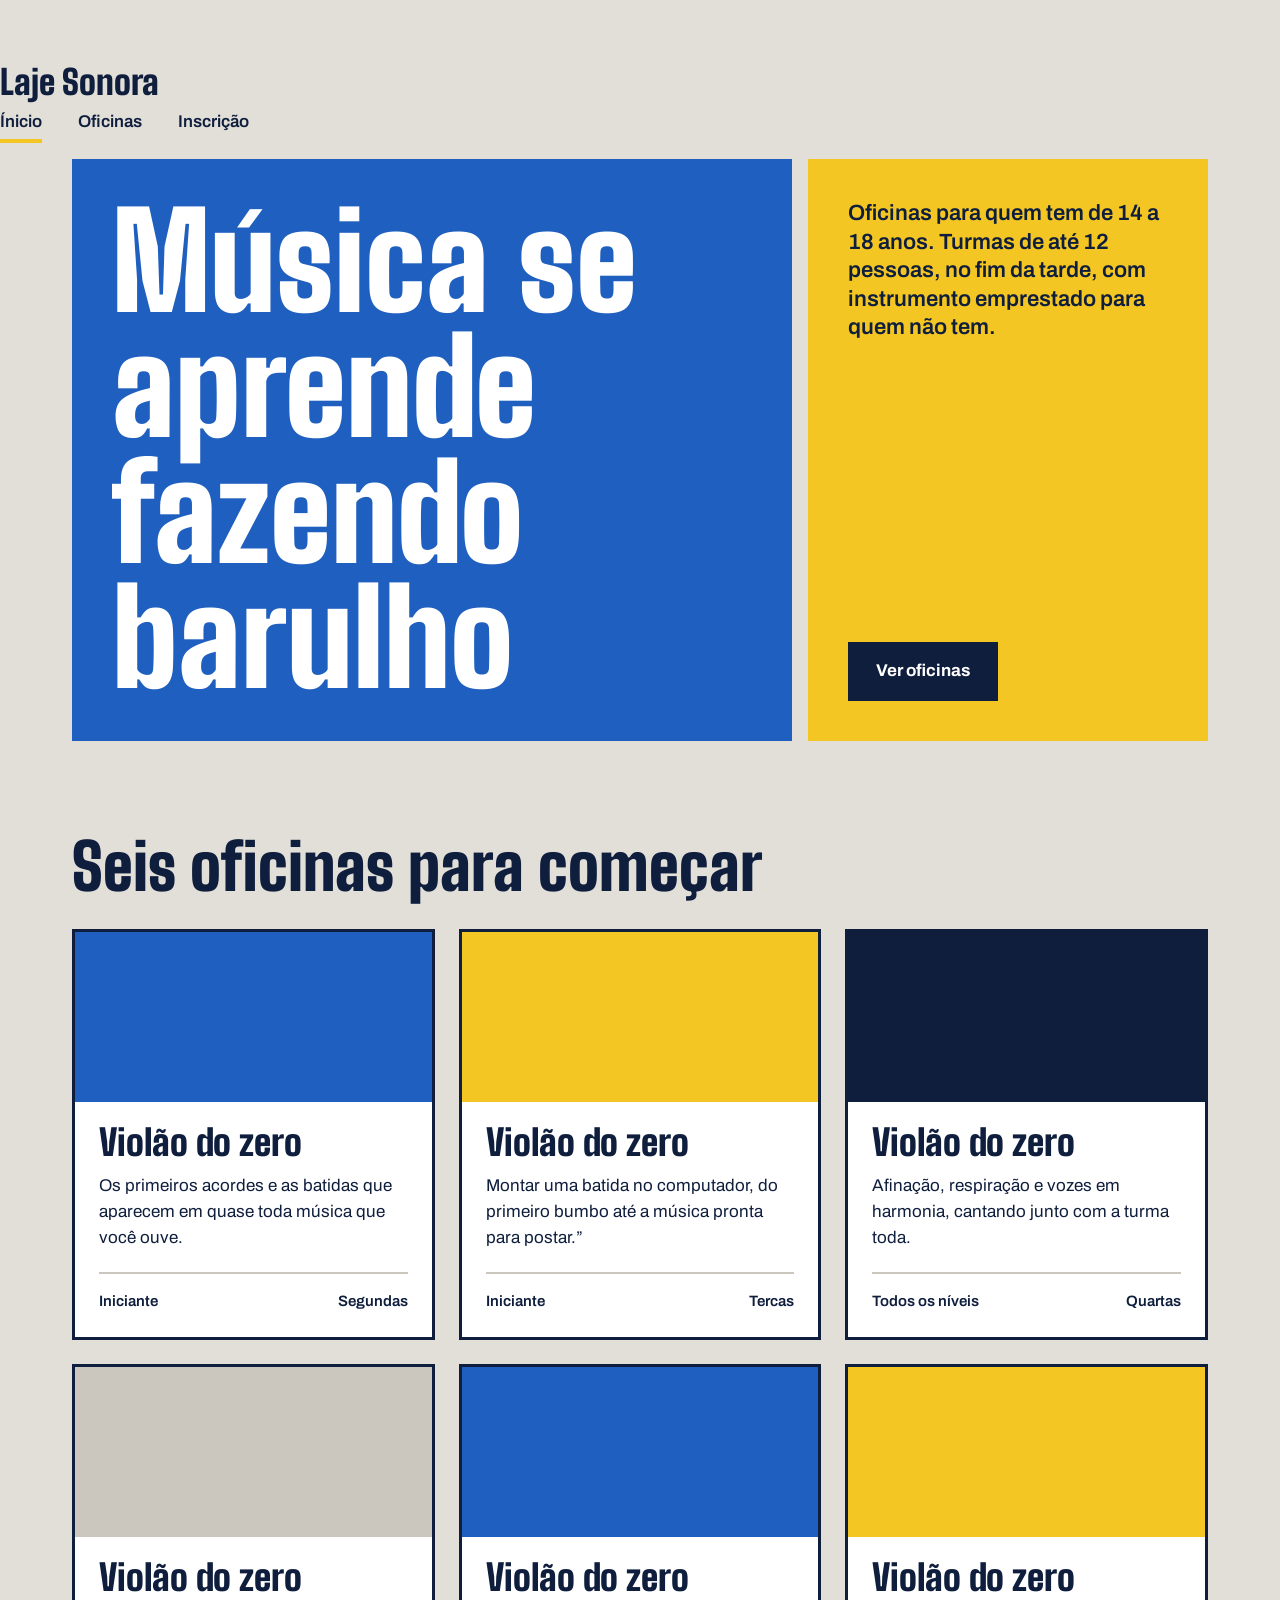
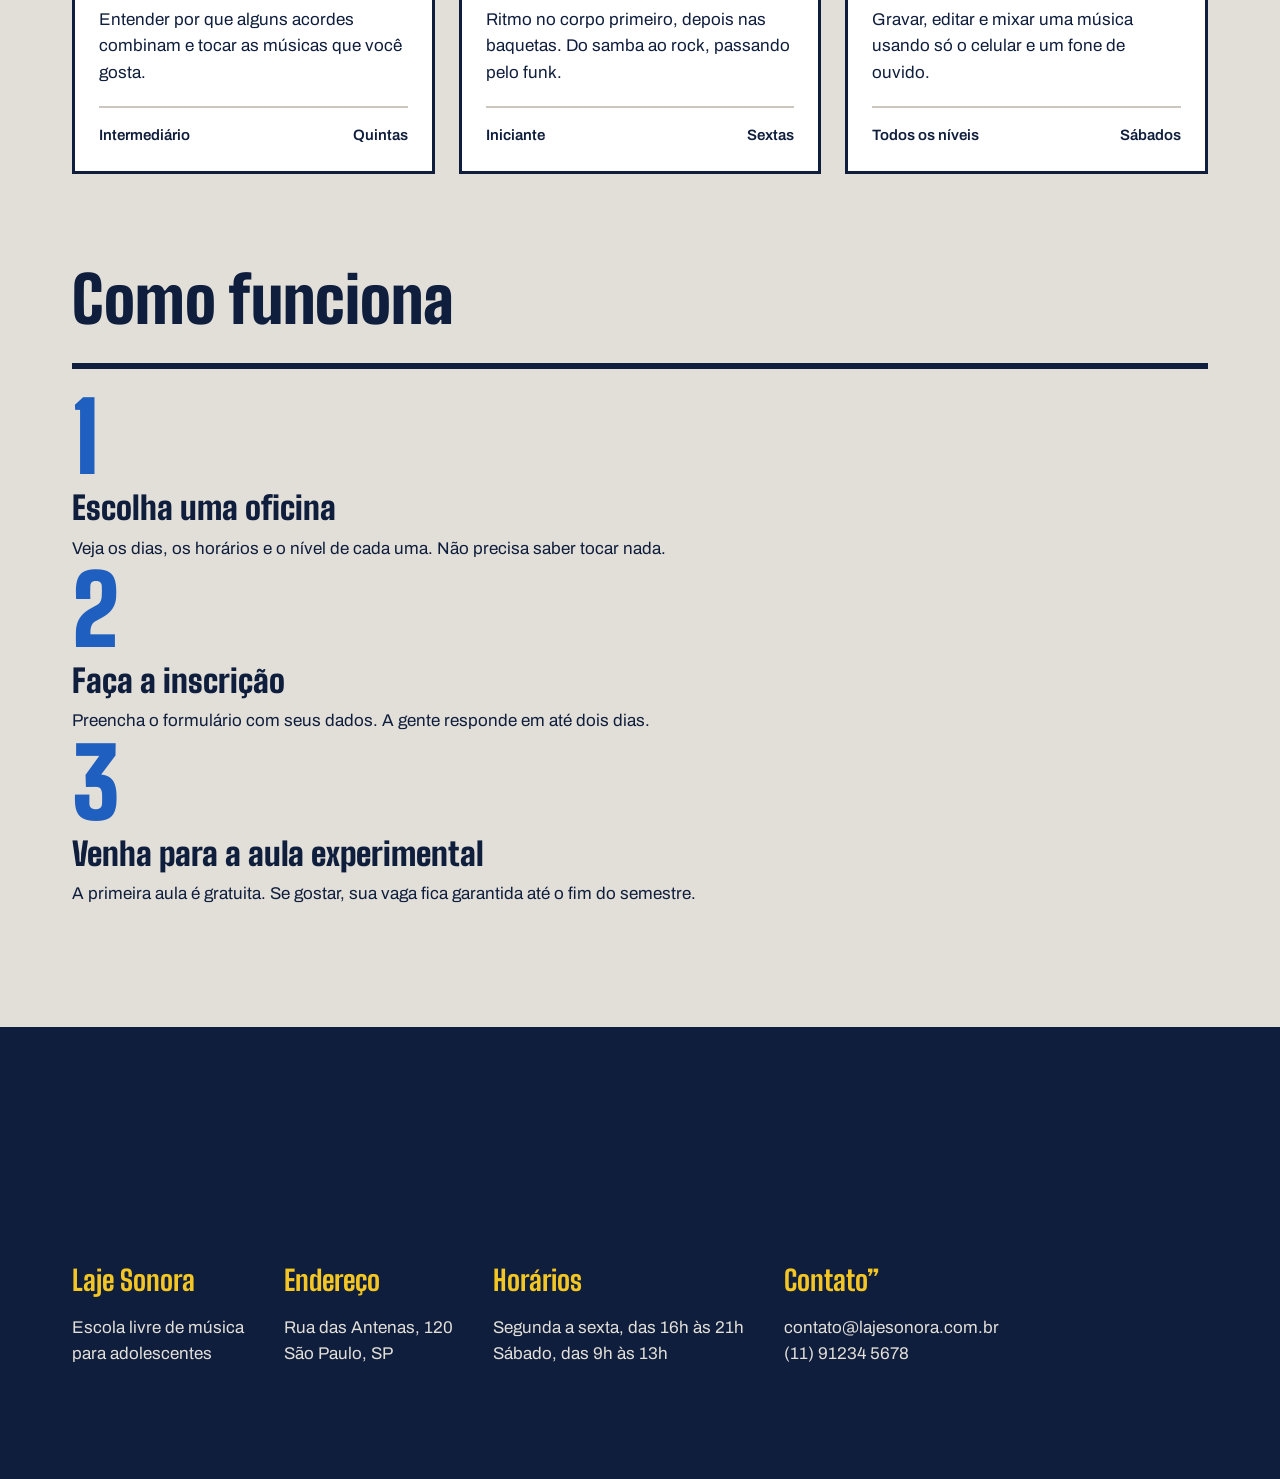
<file: index.html>
<!DOCTYPE html>
<html lang="pr-br">
<head>
    <meta charset="UTF-8">
    <meta name="viewport" content="width=device-width, initial-scale=1.0">
    <link rel="preconnect" href="https://fonts.googleapis.com">
    <link rel="preconnect" href="https://fonts.gstatic.com" crossorigin>
    <link href="https://fonts.googleapis.com/css2?family=Archivo:ital,wght@0,100..900;1,100..900&family=Big+Shoulders:opsz,wght@10..72,100..900&display=swap" rel="stylesheet">
    <link rel="stylesheet" href="index.css">
    <title>Laje Sonora</title>
</head>
<body>
    <header class="conteudo topo"></header>
    <a href="./index.html" class="logo">Laje Sonora</a>
    <nav class="menu">
        <a href="./index.html" class="atual">Ínicio</a>
        <a href="./inscricao.html">Oficinas</a>
        <a href="./oficina.html">Inscrição</a>
    </nav>   
    </header>

    <main>
        <section class="conteudo cartazes">
            <div class="cartaz cartaz-principal">
                <h1>Música se aprende fazendo barulho</h1>
            </div>
            <div class="cartaz cartaz-lateral">
                <p>Oficinas para quem tem de 14 a 18 anos. Turmas de até 12 pessoas, no fim da tarde, com instrumento emprestado para quem não tem.</p>
                <a href="./oficina.html" class="botao">Ver oficinas</a>
            </div>
        </section>

        <section class="conteudo secao">
            <h2 class="titulo-secao">Seis oficinas para começar</h2>
            <div class="cards">
                <article class="card">
                    <div class="foto foto-azul"></div>
                    <div class="card-texto">
                        <h3>Violão do zero</h3>
                        <p>Os primeiros acordes e as batidas que aparecem em quase toda música que você ouve.</p>
                        <div class="card-info">
                            <span>Iniciante</span>
                            <span>Segundas</span>
                        </div>
                    </div>
                </article>

                <article class="card">
                    <div class="foto foto-amarela"></div>
                    <div class="card-texto">
                        <h3>Violão do zero</h3>
                        <p>Montar uma batida no computador, do primeiro bumbo até a música pronta para postar.”</p>
                        <div class="card-info">
                            <span>Iniciante</span>
                            <span>Tercas</span>
                        </div>
                    </div>
                </article>

                <article class="card">
                    <div class="foto foto-tinta"></div>
                    <div class="card-texto">
                        <h3>Violão do zero</h3>
                        <p>Afinação, respiração e vozes em harmonia, cantando junto com a turma toda.</p>
                        <div class="card-info">
                            <span>Todos os níveis</span>
                            <span>Quartas</span>
                        </div>
                    </div>
                </article>

                <article class="card">
                    <div class="foto foto"></div>
                    <div class="card-texto">
                        <h3>Violão do zero</h3>
                        <p>Entender por que alguns acordes combinam e tocar as músicas que você gosta.</p>
                        <div class="card-info">
                            <span>Intermediário</span>
                            <span>Quintas</span>
                        </div>
                    </div>
                </article>

                <article class="card">
                    <div class="foto foto-azul"></div>
                    <div class="card-texto">
                        <h3>Violão do zero</h3>
                        <p>Ritmo no corpo primeiro, depois nas baquetas. Do samba ao rock, passando pelo funk.</p>
                        <div class="card-info">
                            <span>Iniciante</span>
                            <span>Sextas</span>
                        </div>
                    </div>
                </article>

                <article class="card">
                    <div class="foto foto-amarela"></div>
                    <div class="card-texto">
                        <h3>Violão do zero</h3>
                        <p>Gravar, editar e mixar uma música usando só o celular e um fone de ouvido.</p>
                        <div class="card-info">
                            <span>Todos os níveis</span>
                            <span>Sábados</span>
                        </div>
                    </div>
                </article>
            </div>
        </section>

        <section class="conteudo secao">
            <h2 class="titulo-secao">Como funciona</h2>
            <div class="passos">
                <div class="passo">
                    <p class="passo-numero">1</p>
                    <h3>Escolha uma oficina</h3>
                    <p>Veja os dias, os horários e o nível de cada uma. Não precisa saber tocar nada.</p>

                    <p class="passo-numero">2</p>
                    <h3>Faça a inscrição</h3>
                    <p>Preencha o formulário com seus dados. A gente responde em até dois dias.</p>

                    <p class="passo-numero">3</p>
                    <h3>Venha para a aula experimental</h3>
                    <p>A primeira aula é gratuita. Se gostar, sua vaga fica garantida até o fim do semestre.</p>
                </div>
            </div>
        </section>


        
        
    </main>

    <footer class="rodape">
        <div class="conteudo rodape-colunas">
            <div class="rodape coluna">
                <h4>Laje Sonora</h4>
                <p>Escola livre de música <br> para adolescentes</p>
            </div>

            <div class="rodape coluna">
                <h4>Endereço</h4>
                <p>Rua das Antenas, 120<br>São Paulo, SP</p>
            </div>

            <div class="rodape coluna">
                <h4>Horários</h4>
                <p>Segunda a sexta, das 16h às 21h<br>Sábado, das 9h às 13h</p>
            </div>

            <div class="rodape coluna">
                <h4>Contato”</h4>
                <p>contato@lajesonora.com.br<br>(11) 91234 5678</p>
            </div>
        </div>
        
    </footer>
</body>
</html>
</file>
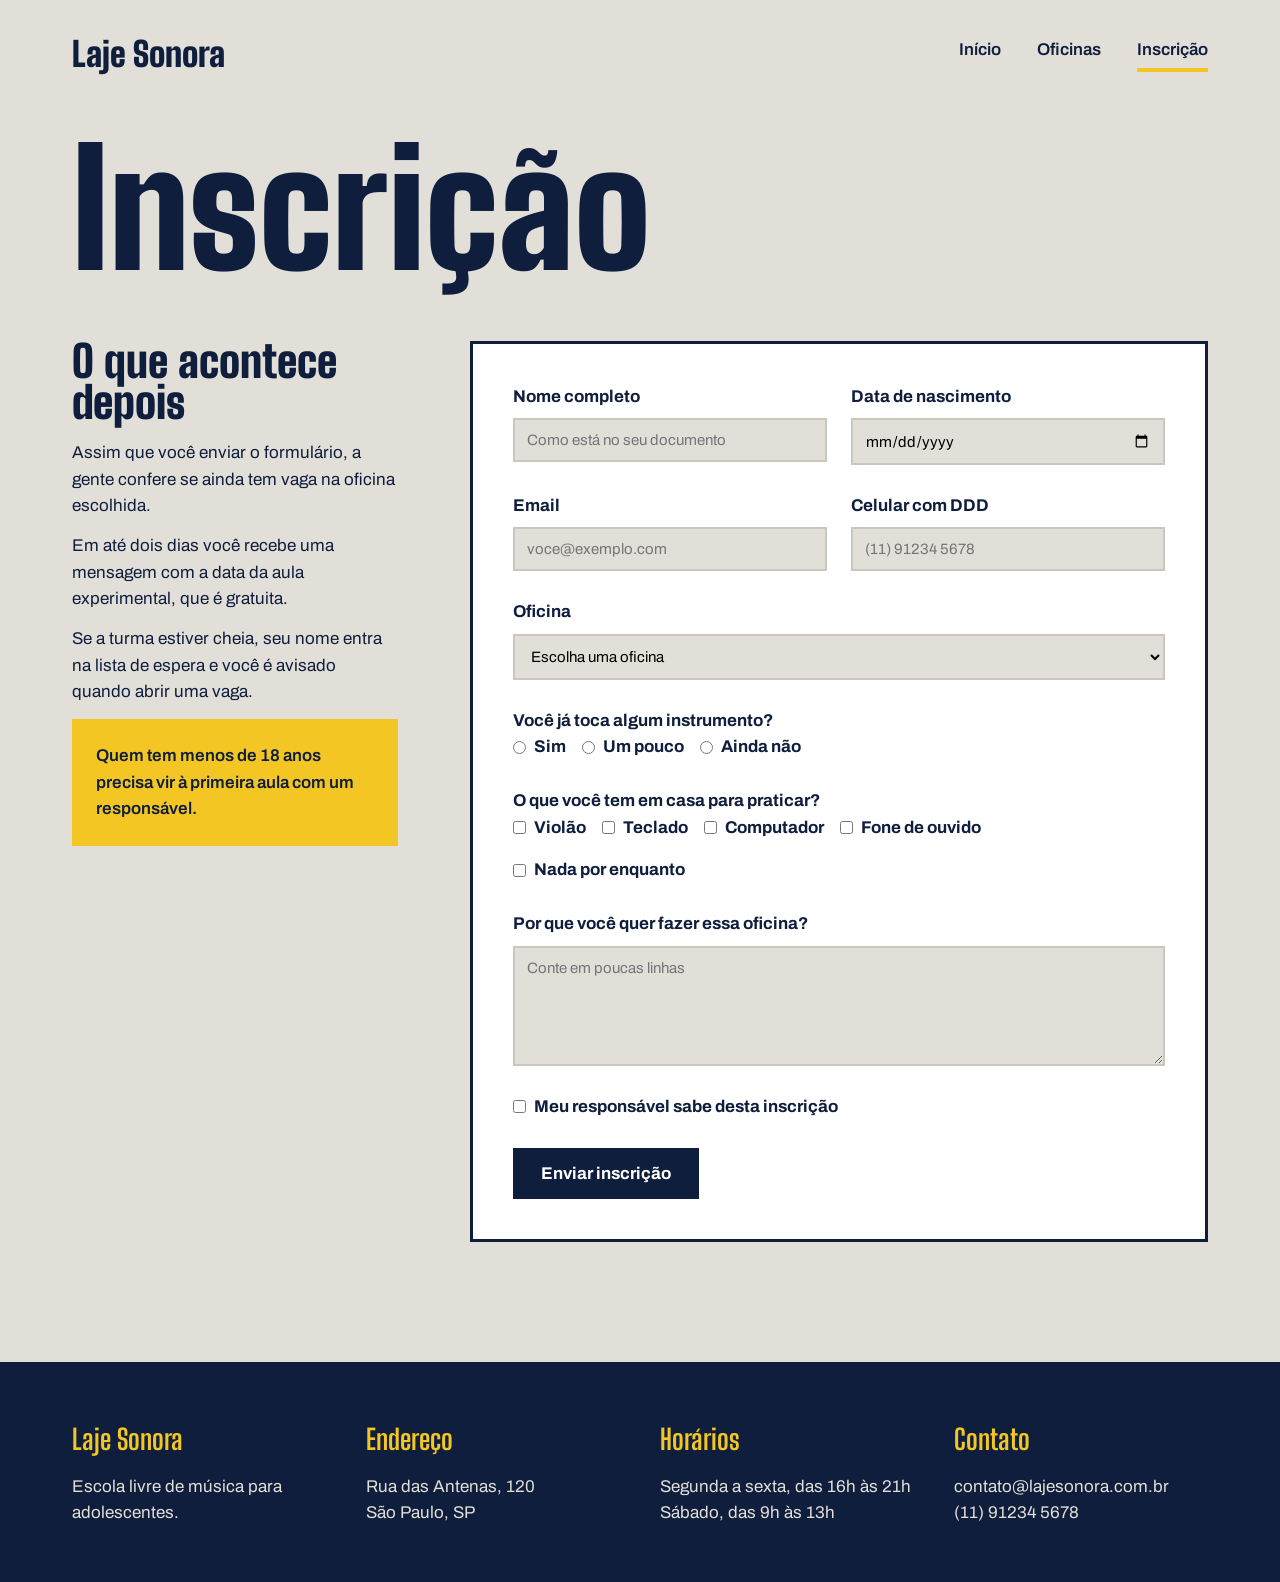
<file: inscricao.html>
<!DOCTYPE html>
<html lang="pt-BR">
<head>
    <meta charset="UTF-8">
    <meta name="viewport" content="width=device-width, initial-scale=1.0">
    <title>Laje Sonora | Inscrição</title>
    <link rel="preconnect" href="https://fonts.googleapis.com">
    <link rel="preconnect" href="https://fonts.gstatic.com" crossorigin>
    <link href="https://fonts.googleapis.com/css2?family=Archivo:ital,wght@0,100..900;1,100..900&family=Big+Shoulders+Display:wght@100..900&display=swap" rel="stylesheet">
    <link rel="stylesheet" href="inscricao.css">
</head>
<body>
    <header class="conteudo topo">
        <a href="index.html" class="logo">Laje Sonora</a>
        <nav class="menu">
            <a href="index.html">Início</a>
            <a href="oficinas.html">Oficinas</a>
            <a href="inscricao.html" class="atual">Inscrição</a>
        </nav>
    </header>

    <main class="conteudo">
        <h1 class="titulo-pagina">Inscrição</h1>
        <div class="inscricao">
            <section class="explicacao">
                <h2>O que acontece depois</h2>
                <p>Assim que você enviar o formulário, a gente confere se ainda tem vaga na oficina escolhida.</p>
                <p>Em até dois dias você recebe uma mensagem com a data da aula experimental, que é gratuita.</p>
                <p>Se a turma estiver cheia, seu nome entra na lista de espera e você é avisado quando abrir uma vaga.</p>
                <p class="aviso">Quem tem menos de 18 anos precisa vir à primeira aula com um responsável.</p>
            </section>

            <form class="formulario" action="#" method="post">
                <div class="linha">
                    <div class="campo">
                        <label for="nome">Nome completo</label>
                        <input type="text" id="nome" name="nome" placeholder="Como está no seu documento" required>
                    </div>
                    <div class="campo">
                        <label for="nascimento">Data de nascimento</label>
                        <input type="date" id="nascimento" name="nascimento" required>
                    </div>
                </div>

                <div class="linha">
                    <div class="campo">
                        <label for="email">Email</label>
                        <input type="email" id="email" name="email" placeholder="voce@exemplo.com" required>
                    </div>
                    <div class="campo">
                        <label for="telefone">Celular com DDD</label>
                        <input type="tel" id="telefone" name="telefone" placeholder="(11) 91234 5678" required>
                    </div>
                </div>

                <div class="campo">
                    <label for="oficina">Oficina</label>
                    <select id="oficina" name="oficina" required>
                        <option value="">Escolha uma oficina</option>
                        <option value="violao">Violão do zero</option>
                        <option value="beats">Produção de beats</option>
                        <option value="canto">Canto em grupo</option>
                        <option value="teclado">Teclado e harmonia</option>
                        <option value="bateria">Bateria e percussão</option>
                        <option value="gravacao">Gravação no celular</option>
                    </select>
                </div>

                <fieldset class="grupo">
                    <legend>Você já toca algum instrumento?</legend>
                    <div class="opcoes">
                        <div class="opcao">
                            <input type="radio" id="tocaSim" name="toca" value="sim">
                            <label for="tocaSim">Sim</label>
                        </div>
                        <div class="opcao">
                            <input type="radio" id="tocaPouco" name="toca" value="pouco">
                            <label for="tocaPouco">Um pouco</label>
                        </div>
                        <div class="opcao">
                            <input type="radio" id="tocaNao" name="toca" value="nao">
                            <label for="tocaNao">Ainda não</label>
                        </div>
                    </div>
                </fieldset>

                <fieldset class="grupo">
                    <legend>O que você tem em casa para praticar?</legend>
                    <div class="opcoes">
                        <div class="opcao">
                            <input type="checkbox" id="temViolao" name="tem" value="violao">
                            <label for="temViolao">Violão</label>
                        </div>
                        <div class="opcao">
                            <input type="checkbox" id="temTeclado" name="tem" value="teclado">
                            <label for="temTeclado">Teclado</label>
                        </div>
                        <div class="opcao">
                            <input type="checkbox" id="temComputador" name="tem" value="computador">
                            <label for="temComputador">Computador</label>
                        </div>
                        <div class="opcao">
                            <input type="checkbox" id="temFone" name="tem" value="fone">
                            <label for="temFone">Fone de ouvido</label>
                        </div>
                        <div class="opcao">
                            <input type="checkbox" id="temNada" name="tem" value="nada">
                            <label for="temNada">Nada por enquanto</label>
                        </div>
                    </div>
                </fieldset>

                <div class="campo">
                    <label for="motivo">Por que você quer fazer essa oficina?</label>
                    <textarea id="motivo" name="motivo" placeholder="Conte em poucas linhas"></textarea>
                </div>

                <div class="opcao">
                    <input type="checkbox" id="responsavel" name="responsavel" required>
                    <label for="responsavel">Meu responsável sabe desta inscrição</label>
                </div>

                <div>
                    <button class="botao" type="submit">Enviar inscrição</button>
                </div>
            </form>
        </div>
    </main>

    <footer class="rodape">
        <div class="conteudo rodape-colunas">
            <div class="rodape-coluna">
                <h4>Laje Sonora</h4>
                <p>Escola livre de música para adolescentes.</p>
            </div>
            <div class="rodape-coluna">
                <h4>Endereço</h4>
                <p>Rua das Antenas, 120<br>São Paulo, SP</p>
            </div>
            <div class="rodape-coluna">
                <h4>Horários</h4>
                <p>Segunda a sexta, das 16h às 21h<br>Sábado, das 9h às 13h</p>
            </div>
            <div class="rodape-coluna">
                <h4>Contato</h4>
                <p>contato@lajesonora.com.br<br>(11) 91234 5678</p>
            </div>
        </div>
    </footer>
</body>
</html>
</file>
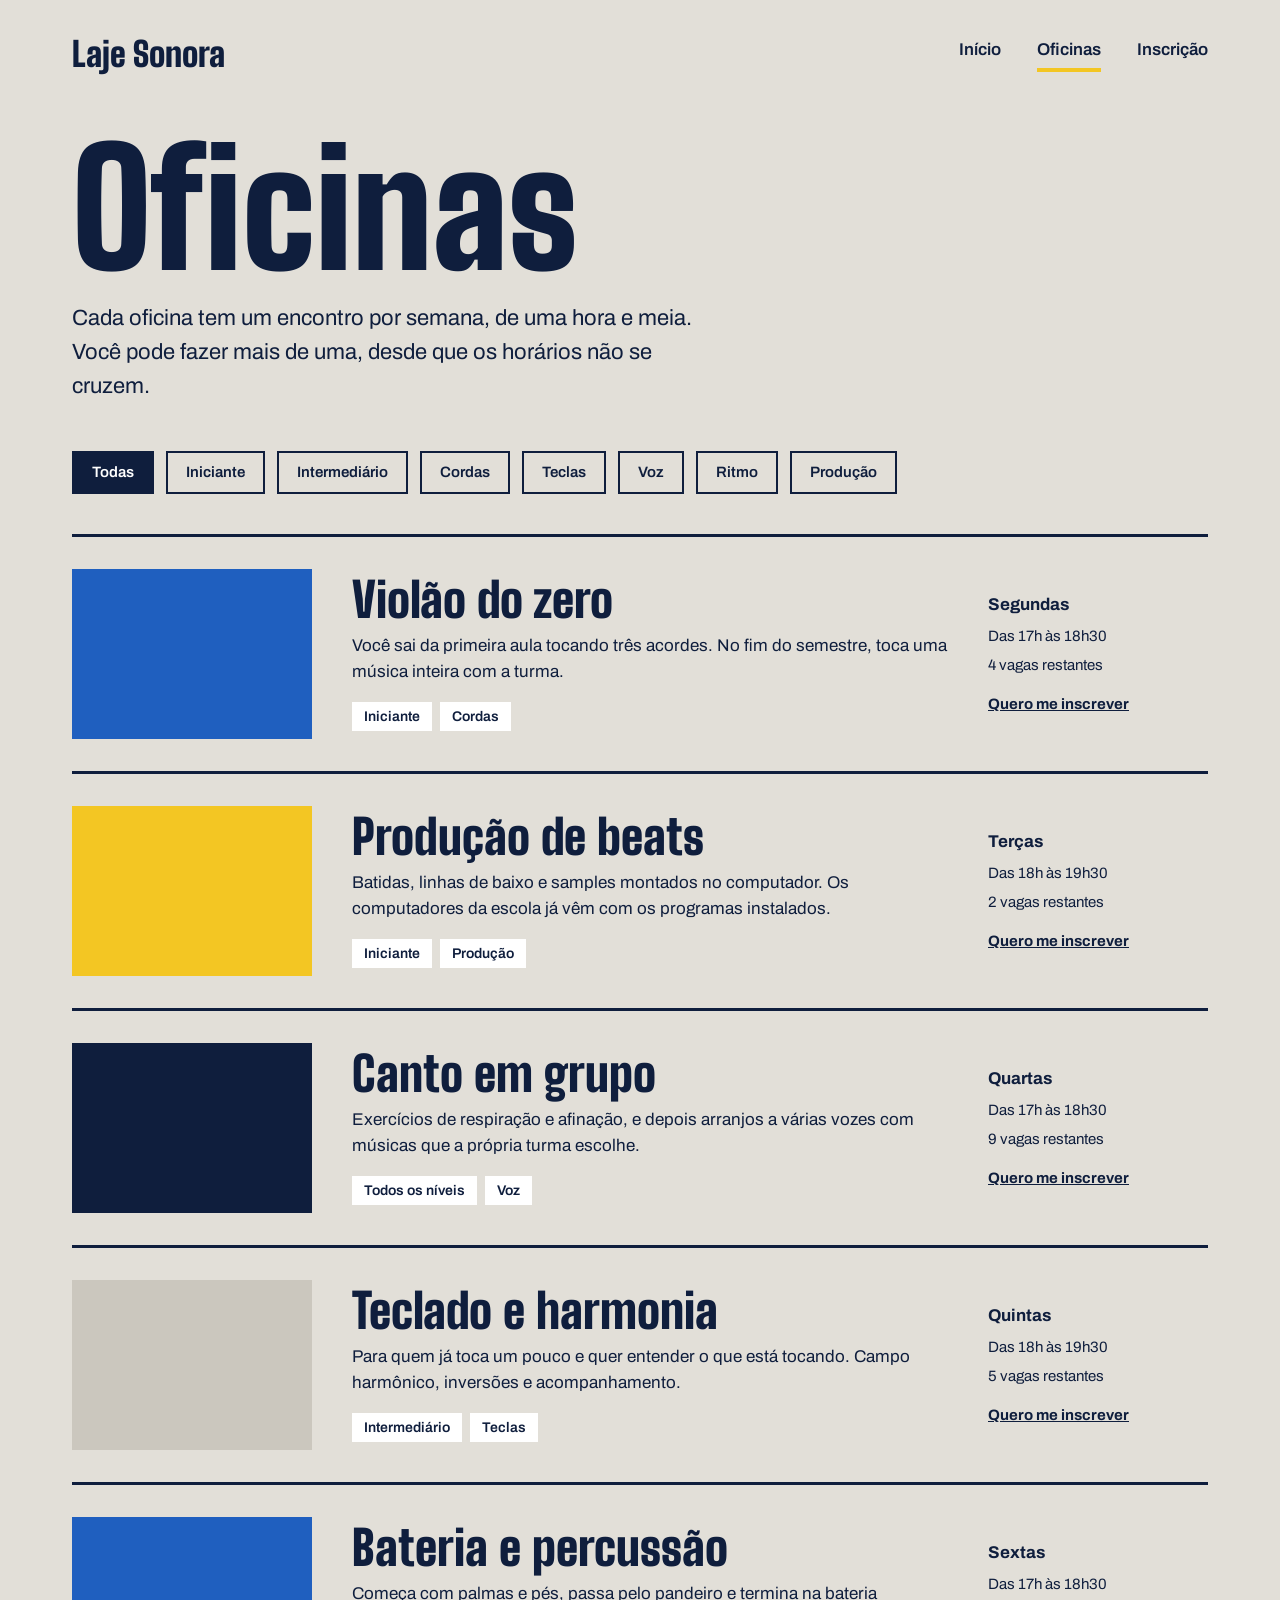
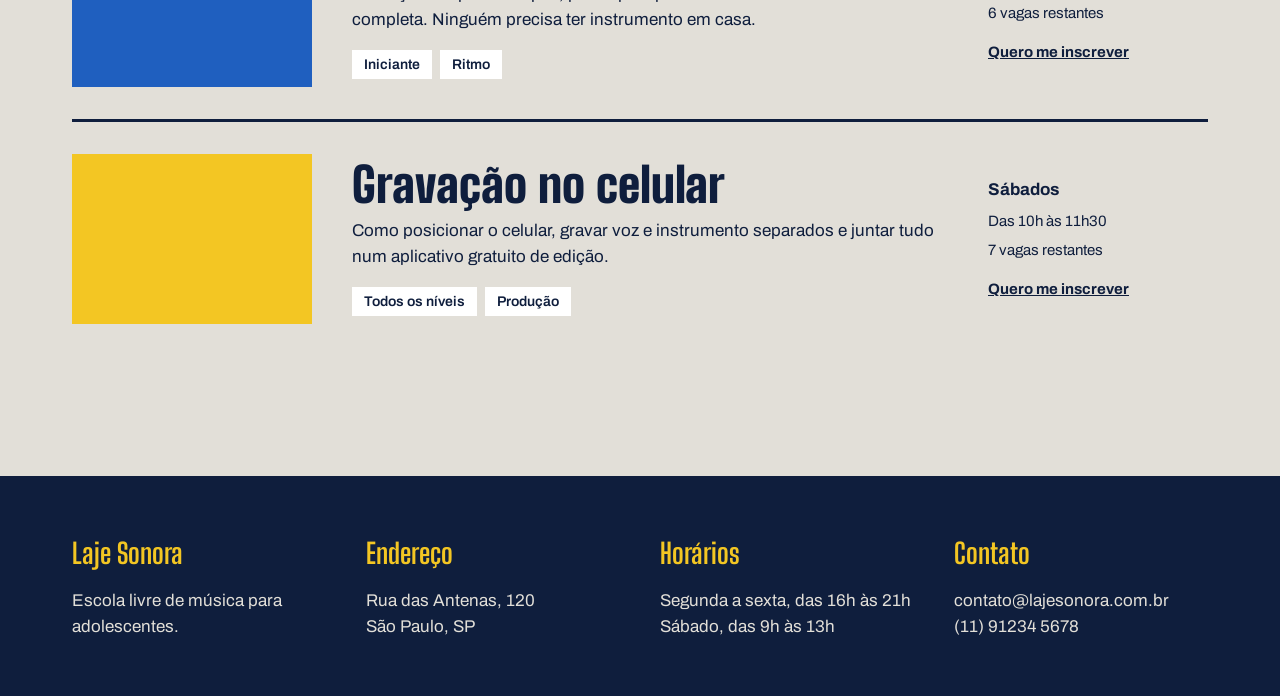
<file: oficinas.html>
<!DOCTYPE html>
<html lang="pt-BR">
<head>
    <meta charset="UTF-8">
    <meta name="viewport" content="width=device-width, initial-scale=1.0">
    <title>Laje Sonora | Oficinas</title>
    <link rel="preconnect" href="https://fonts.googleapis.com">
    <link rel="preconnect" href="https://fonts.gstatic.com" crossorigin>
    <link href="https://fonts.googleapis.com/css2?family=Archivo:ital,wght@0,100..900;1,100..900&family=Big+Shoulders+Display:wght@100..900&display=swap" rel="stylesheet">
    <link rel="stylesheet" href="oficinas.css">
</head>
<body>
    <header class="conteudo topo">
        <a href="index.html" class="logo">Laje Sonora</a>
        <nav class="menu">
            <a href="index.html">Início</a>
            <a href="oficinas.html" class="atual">Oficinas</a>
            <a href="inscricao.html">Inscrição</a>
        </nav>
    </header>

    <main class="conteudo">
        <h1 class="titulo-pagina">Oficinas</h1>
        <p class="subtitulo-pagina">Cada oficina tem um encontro por semana, de uma hora e meia. Você pode fazer mais de uma, desde que os horários não se cruzem.</p>
        
        <div class="filtros">
            <span class="filtro ativo">Todas</span>
            <span class="filtro">Iniciante</span>
            <span class="filtro">Intermediário</span>
            <span class="filtro">Cordas</span>
            <span class="filtro">Teclas</span>
            <span class="filtro">Voz</span>
            <span class="filtro">Ritmo</span>
            <span class="filtro">Produção</span>
        </div>

        <div class="lista">
            <article class="oficina">
                <div class="foto foto-azul"></div>
                <div class="oficina-texto">
                    <h2>Violão do zero</h2>
                    <p>Você sai da primeira aula tocando três acordes. No fim do semestre, toca uma música inteira com a turma.</p>
                    <div class="etiquetas">
                        <span class="etiqueta">Iniciante</span>
                        <span class="etiqueta">Cordas</span>
                    </div>
                </div>
                <div class="oficina-detalhes">
                    <strong>Segundas</strong>
                    <span>Das 17h às 18h30</span>
                    <span>4 vagas restantes</span>
                    <a href="inscricao.html">Quero me inscrever</a>
                </div>
            </article>

            <article class="oficina">
                <div class="foto foto-amarela"></div>
                <div class="oficina-texto">
                    <h2>Produção de beats</h2>
                    <p>Batidas, linhas de baixo e samples montados no computador. Os computadores da escola já vêm com os programas instalados.</p>
                    <div class="etiquetas">
                        <span class="etiqueta">Iniciante</span>
                        <span class="etiqueta">Produção</span>
                    </div>
                </div>
                <div class="oficina-detalhes">
                    <strong>Terças</strong>
                    <span>Das 18h às 19h30</span>
                    <span>2 vagas restantes</span>
                    <a href="inscricao.html">Quero me inscrever</a>
                </div>
            </article>

            <article class="oficina">
                <div class="foto foto-tinta"></div>
                <div class="oficina-texto">
                    <h2>Canto em grupo</h2>
                    <p>Exercícios de respiração e afinação, e depois arranjos a várias vozes com músicas que a própria turma escolhe.</p>
                    <div class="etiquetas">
                        <span class="etiqueta">Todos os níveis</span>
                        <span class="etiqueta">Voz</span>
                    </div>
                </div>
                <div class="oficina-detalhes">
                    <strong>Quartas</strong>
                    <span>Das 17h às 18h30</span>
                    <span>9 vagas restantes</span>
                    <a href="inscricao.html">Quero me inscrever</a>
                </div>
            </article>

            <article class="oficina">
                <div class="foto"></div>
                <div class="oficina-texto">
                    <h2>Teclado e harmonia</h2>
                    <p>Para quem já toca um pouco e quer entender o que está tocando. Campo harmônico, inversões e acompanhamento.</p>
                    <div class="etiquetas">
                        <span class="etiqueta">Intermediário</span>
                        <span class="etiqueta">Teclas</span>
                    </div>
                </div>
                <div class="oficina-detalhes">
                    <strong>Quintas</strong>
                    <span>Das 18h às 19h30</span>
                    <span>5 vagas restantes</span>
                    <a href="inscricao.html">Quero me inscrever</a>
                </div>
            </article>

            <article class="oficina">
                <div class="foto foto-azul"></div>
                <div class="oficina-texto">
                    <h2>Bateria e percussão</h2>
                    <p>Começa com palmas e pés, passa pelo pandeiro e termina na bateria completa. Ninguém precisa ter instrumento em casa.</p>
                    <div class="etiquetas">
                        <span class="etiqueta">Iniciante</span>
                        <span class="etiqueta">Ritmo</span>
                    </div>
                </div>
                <div class="oficina-detalhes">
                    <strong>Sextas</strong>
                    <span>Das 17h às 18h30</span>
                    <span>6 vagas restantes</span>
                    <a href="inscricao.html">Quero me inscrever</a>
                </div>
            </article>

            <article class="oficina">
                <div class="foto foto-amarela"></div>
                <div class="oficina-texto">
                    <h2>Gravação no celular</h2>
                    <p>Como posicionar o celular, gravar voz e instrumento separados e juntar tudo num aplicativo gratuito de edição.</p>
                    <div class="etiquetas">
                        <span class="etiqueta">Todos os níveis</span>
                        <span class="etiqueta">Produção</span>
                    </div>
                </div>
                <div class="oficina-detalhes">
                    <strong>Sábados</strong>
                    <span>Das 10h às 11h30</span>
                    <span>7 vagas restantes</span>
                    <a href="inscricao.html">Quero me inscrever</a>
                </div>
            </article>
        </div>
    </main>

    <footer class="rodape">
        <div class="conteudo rodape-colunas">
            <div class="rodape-coluna">
                <h4>Laje Sonora</h4>
                <p>Escola livre de música para adolescentes.</p>
            </div>
            <div class="rodape-coluna">
                <h4>Endereço</h4>
                <p>Rua das Antenas, 120<br>São Paulo, SP</p>
            </div>
            <div class="rodape-coluna">
                <h4>Horários</h4>
                <p>Segunda a sexta, das 16h às 21h<br>Sábado, das 9h às 13h</p>
            </div>
            <div class="rodape-coluna">
                <h4>Contato</h4>
                <p>contato@lajesonora.com.br<br>(11) 91234 5678</p>
            </div>
        </div>
    </footer>
</body>
</html>
</file>
<file: index.css>
* {
    margin: 0;
    padding: 0;
    box-sizing: border-box;
}

:root {
    --concreto:#E2DFD8;
    --concreto-escuro:#CBC7BE;
    --tinta:#0F1E3D;
    --caixa-dagua:#1F5FBF;
    --fita:#F3C623;
    --branco:#FFFFFF;
    --fonte-cartaz:"Big Shoulders", "Arial Narrow", sans-serif;
    --fonte-texto:"Archivo", Arial, sans-serif;
}

body {
    background-color: var(--concreto);
    color: var(--tinta);
    font-family: var(--fonte-texto);
    font-size: 17px;
    line-height: 1.55;
}

a {
    color:inherit
}

h1, h2, h3 {
    font-family: var(--fonte-cartaz);
    font-weight: 900;
    line-height: 0.95;
}

.conteudo {
    max-width: 1200px;
    margin-inline: auto;
    padding-inline: 32px;
}

.topo {
    padding-block: 28px;
    display: flex;
    justify-content: space-between;
    align-items: center;
}

.logo {
    font-family: var(--fonte-cartaz);
    font-size: 34px;
    font-weight: 900;
    text-decoration: none;
}

.menu {
    display: flex;
    gap: 36px;
}

.menu a {
    font-weight: 600;
    text-decoration: none;
    padding-bottom: 4px;
    border-bottom: 4px solid transparent;
}

.menu a:hover {
    border-bottom-color: var(--tinta);
}

.menu a.atual {
    border-bottom-color: var(--fita);
}

.cartazes {
    margin-top: 16px;
    display: flex;
    gap: 16px;
}

.cartaz {
    padding: 40px;
}

.cartaz-principal {
    background-color: var(--caixa-dagua);
    color: var(--branco);
    flex: 2;
}

.cartaz-principal h1 {
    font-size: 132px;
    max-width: 9ch;
}

.cartaz-lateral {
    background-color: var(--fita);
    flex: 1;
    display: flex;
    flex-direction: column;
    justify-content: space-between;
    gap: 32px;
    align-items: flex-start;
}

.cartaz-lateral p {
    font-size: 22px;
    font-weight: 600;
    line-height: 1.3;
}

.botao {
    background-color: var(--tinta);
    color: var(--branco);
    font-weight: 700;
    text-decoration: none;
    padding-top: 16px;
    padding-bottom: 16px;
    padding-left: 28px;
    padding-right: 28px;
    border: none;
    font-family: var(--fonte-texto);
    font-size: 17px;
    cursor: pointer;
}

.botao:hover {
    background-color: var(--caixa-dagua);
}

.secao {
    margin-top: 96px;
}

.titulo-secao {
    font-size: 64px;
    margin-bottom: 32px;    
}

.cards {
    display: flex;
    flex-wrap: wrap;
    gap: 24px;  
}

.card {
    background-color: var(--branco);
    border: 3px solid var(--tinta);
    flex: 1 1 340px;
}

.card .foto {
    height: 170px;
}

.foto {
    background-color: var(--concreto-escuro);
}

.foto-azul {
    background-color: var(--caixa-dagua);
}

.foto-amarela {
    background-color: var(--fita);
}

.foto-tinta {
    background-color: var(--tinta);
}

.card-texto {
    padding: 24px;
}

.card h3 {
    font-size: 36px;
    margin-bottom: 12px;
}

.card-info {
    margin-top: 20px;
    padding-top: 16px;
    border-top: 2px solid var(--concreto-escuro);
    font-weight: 600;
    font-size: 15px;
    display: flex;
    justify-content: space-between;
}

.passos {
    display: flex;
    gap: 24px;
}

.passo {
    border-top: 6px solid var(--tinta);
    padding-top: 20px;
    flex: 1;
}

.passo-numero {
    font-family: var(--fonte-cartaz);
    font-size: 96px;
    font-weight: 900;
    line-height: 1;
    color: var(--caixa-dagua);
}

.passo h3 {
    font-size: 32px;
    margin-block: 8px 12px;
}

.rodape {
    margin-top: 120px;
    background-color: var(--tinta);
    color: var(--concreto);
    padding-block: 56px;
}

.rodape-colunas {
    display: flex;
    gap: 40px;
}

.rodape-coluna {
    flex: 1;
}

.rodape h4 {
    font-family: var(--fonte-cartaz);
    font-size: 28px;
    color: var(--fita);
    margin-bottom: 12px;
}

@media (max-width: 800px) {
    .cartazes,
    .passos,
    .rodape-colunas {
        flex-direction: column;
    }

    .cartaz-prrincipal h1 {
        font-size: 84px;
    }
}
</file>
<file: inscricao.css>
* {
    margin: 0;
    padding: 0;
    box-sizing: border-box;
}

:root {
    --concreto: #E2DFD8;
    --concreto-escuro: #CBC7BE;
    --tinta: #0F1E3D;
    --caixa-dagua: #1F5FBF;
    --fita: #F3C623;
    --branco: #FFFFFF;
    
    --fonte-cartaz: "Big Shoulders Display", "Arial Narrow", sans-serif;
    --fonte-texto: "Archivo", Arial, sans-serif;
}

body {
    background-color: var(--concreto);
    color: var(--tinta);
    font-family: var(--fonte-texto);
    font-size: 17px;
    line-height: 1.55;
}

a {
    color: inherit;
}

h1, h2, h3 {
    font-family: var(--fonte-cartaz);
    font-weight: 900;
    line-height: 0.95;
}

.conteudo {
    max-width: 1200px;
    margin-inline: auto;
    padding-inline: 32px;
}

.topo {
    padding-block: 28px;
    display: flex;
    justify-content: space-between;
    align-items: center;
}

.logo {
    font-family: var(--fonte-cartaz);
    font-size: 34px;
    font-weight: 900;
    text-decoration: none;
}

.menu {
    display: flex;
    gap: 36px;
}

.menu a {
    font-weight: 600;
    text-decoration: none;
    padding-bottom: 4px;
    border-bottom: 4px solid transparent;
}

.menu a:hover {
    border-bottom-color: var(--tinta);
}

.menu a.atual {
    border-bottom-color: var(--fita);
}

.rodape {
    margin-top: 120px;
    background-color: var(--tinta);
    color: var(--concreto);
    padding-block: 56px;
}

.rodape-colunas {
    display: flex;
    justify-content: space-between;
    gap: 40px;
}

.rodape-coluna {
    flex: 1;
}

.rodape h4 {
    font-family: var(--fonte-cartaz);
    font-size: 28px;
    color: var(--fita);
    margin-bottom: 12px;
}

.titulo-pagina {
    font-size: 160px;
    margin-top: 24px;
}

.botao {
    display: inline-block;
    background-color: var(--tinta);
    color: var(--branco);
    font-weight: 700;
    text-decoration: none;
    padding: 16px 28px;
    border: none;
    font-family: var(--fonte-texto);
    font-size: 17px;
    cursor: pointer;
}

.botao:hover {
    background-color: var(--caixa-dagua);
}

.inscricao {
    margin-top: 56px;
    display: flex;
    gap: 72px;
}

.explicacao {
    flex: 1;
}

.explicacao h2 {
    font-size: 44px;
    margin-bottom: 16px;
}

.explicacao p + p {
    margin-top: 14px;
}

.aviso {
    margin-top: 32px;
    padding: 24px;
    background-color: var(--fita);
    font-weight: 600;
}

.formulario {
    background-color: var(--branco);
    border: 3px solid var(--tinta);
    padding: 40px;
    flex: 2;
    display: flex;
    flex-direction: column;
    gap: 28px;
}

.linha {
    display: flex;
    gap: 24px;
}

.campo {
    flex: 1;
    display: flex;
    flex-direction: column;
    gap: 8px;
}

.grupo {
    display: flex;
    flex-direction: column;
    gap: 12px;
    border: 0;
    margin: 0;
    padding: 0;
}

.opcoes {
    display: flex;
    flex-wrap: wrap;
    gap: 16px;
}

.opcao {
    display: flex;
    align-items: center;
    gap: 8px;
}

.campo input,
.campo select,
.campo textarea {
    width: 100%;
    padding: 12px;
    border: 2px solid var(--concreto-escuro);
    background-color: var(--concreto);
    font-family: var(--fonte-texto);
    font-size: 15px;
}

.campo input:focus,
.campo select:focus,
.campo textarea:focus {
    border-color: var(--tinta);
    outline: none;
}

.campo textarea {
    height: 120px;
    resize: vertical;
}

label,
legend {
    font-weight: 700;
}
</file>
<file: oficinas.css>
* {
    margin: 0;
    padding: 0;
    box-sizing: border-box;
}

:root {
    --concreto: #E2DFD8;
    --concreto-escuro: #CBC7BE;
    --tinta: #0F1E3D;
    --caixa-dagua: #1F5FBF;
    --fita: #F3C623;
    --branco: #FFFFFF;
    
    --fonte-cartaz: "Big Shoulders Display", "Arial Narrow", sans-serif;
    --fonte-texto: "Archivo", Arial, sans-serif;
}

body {
    background-color: var(--concreto);
    color: var(--tinta);
    font-family: var(--fonte-texto);
    font-size: 17px;
    line-height: 1.55;
}

a {
    color: inherit;
}

h1, h2, h3 {
    font-family: var(--fonte-cartaz);
    font-weight: 900;
    line-height: 0.95;
}

.conteudo {
    max-width: 1200px;
    margin-inline: auto;
    padding-inline: 32px;
}

.topo {
    padding-block: 28px;
    display: flex;
    justify-content: space-between;
    align-items: center;
}

.logo {
    font-family: var(--fonte-cartaz);
    font-size: 34px;
    font-weight: 900;
    text-decoration: none;
}

.menu {
    display: flex;
    gap: 36px;
}

.menu a {
    font-weight: 600;
    text-decoration: none;
    padding-bottom: 4px;
    border-bottom: 4px solid transparent;
}

.menu a:hover {
    border-bottom-color: var(--tinta);
}

.menu a.atual {
    border-bottom-color: var(--fita);
}

.rodape {
    margin-top: 120px;
    background-color: var(--tinta);
    color: var(--concreto);
    padding-block: 56px;
}

.rodape-colunas {
    display: flex;
    justify-content: space-between;
    gap: 40px;
}

.rodape-coluna {
    flex: 1;
}

.rodape h4 {
    font-family: var(--fonte-cartaz);
    font-size: 28px;
    color: var(--fita);
    margin-bottom: 12px;
}

.foto {
    background-color: var(--concreto-escuro);
}

.foto-azul {
    background-color: var(--caixa-dagua);
}

.foto-amarela {
    background-color: var(--fita);
}

.foto-tinta {
    background-color: var(--tinta);
}

.titulo-pagina {
    font-size: 160px;
    margin-top: 24px;
}

.subtitulo-pagina {
    font-size: 22px;
    max-width: 640px;
    margin-top: 16px;
}

.filtros {
    margin-top: 48px;
    display: flex;
    flex-wrap: wrap;
    gap: 12px;
}

.filtro {
    border: 2px solid var(--tinta);
    padding: 8px 18px;
    font-weight: 600;
    font-size: 15px;
    background-color: transparent;
}

.filtro.ativo {
    background-color: var(--tinta);
    color: var(--branco);
}

.lista {
    margin-top: 40px;
}

.oficina {
    padding-block: 32px;
    border-top: 3px solid var(--tinta);
    display: flex;
    align-items: center;
    gap: 40px;
}

.oficina .foto {
    width: 240px;
    height: 170px;
    flex-shrink: 0;
}

.oficina-texto {
    flex: 1;
}

.oficina h2 {
    font-size: 48px;
    margin-bottom: 10px;
}

.etiquetas {
    margin-top: 16px;
    display: flex;
    gap: 8px;
}

.etiqueta {
    background-color: var(--branco);
    padding: 4px 12px;
    font-size: 14px;
    font-weight: 600;
}

.oficina-detalhes {
    width: 220px;
    font-size: 15px;
    display: flex;
    flex-direction: column;
    gap: 6px;
}

.oficina-detalhes strong {
    font-size: 17px;
}

.oficina-detalhes a {
    margin-top: 10px;
    font-weight: 700;
}	

@media (max-width: 800px) {
    .oficina,
    .rodape-colunas {
        flex-direction: column;
        align-items: stretch;
    }

    .titulo-pagina {
        font-size: 96px;
    }

    .oficina .foto,
    .oficina-detalhes {
        width: 100%;
    }
}
</file>
